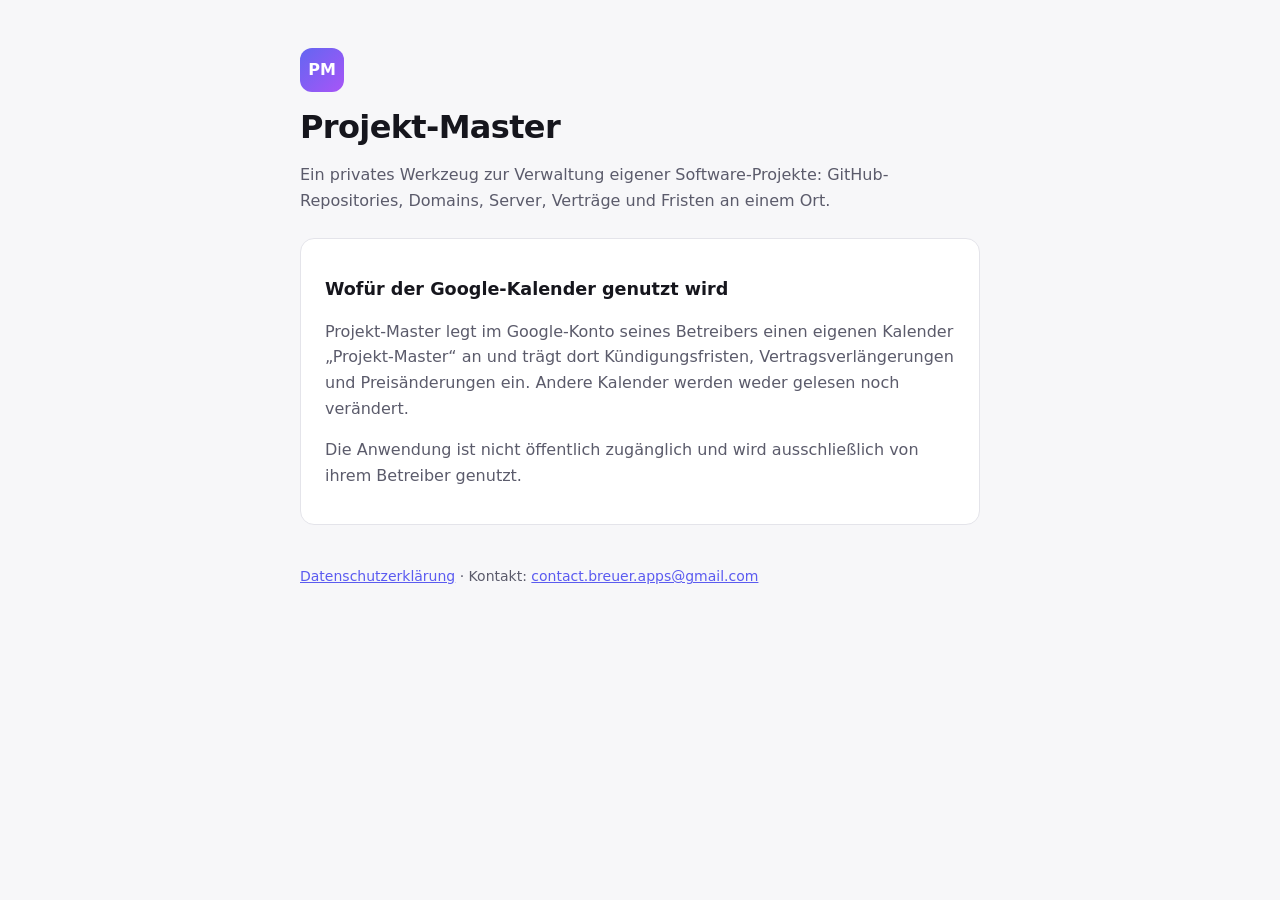
<file: index.html>
<!doctype html>
<html lang="de">
<head>
<meta charset="utf-8">
<meta name="viewport" content="width=device-width, initial-scale=1">
<title>Projekt-Master</title>
<link rel="stylesheet" href="style.css">
</head>
<body>
<main>
  <span class="mark">PM</span>
  <h1>Projekt-Master</h1>
  <p>Ein privates Werkzeug zur Verwaltung eigener Software-Projekte: GitHub-Repositories, Domains, Server, Verträge und Fristen an einem Ort.</p>
  <section>
    <h2>Wofür der Google-Kalender genutzt wird</h2>
    <p>Projekt-Master legt im Google-Konto seines Betreibers einen eigenen Kalender „Projekt-Master“ an und trägt dort Kündigungsfristen, Vertragsverlängerungen und Preisänderungen ein. Andere Kalender werden weder gelesen noch verändert.</p>
    <p>Die Anwendung ist nicht öffentlich zugänglich und wird ausschließlich von ihrem Betreiber genutzt.</p>
  </section>
  <footer><a href="datenschutz.html">Datenschutzerklärung</a> · Kontakt: <a href="mailto:contact.breuer.apps@gmail.com">contact.breuer.apps@gmail.com</a></footer>
</main>
</body>
</html>
</file>
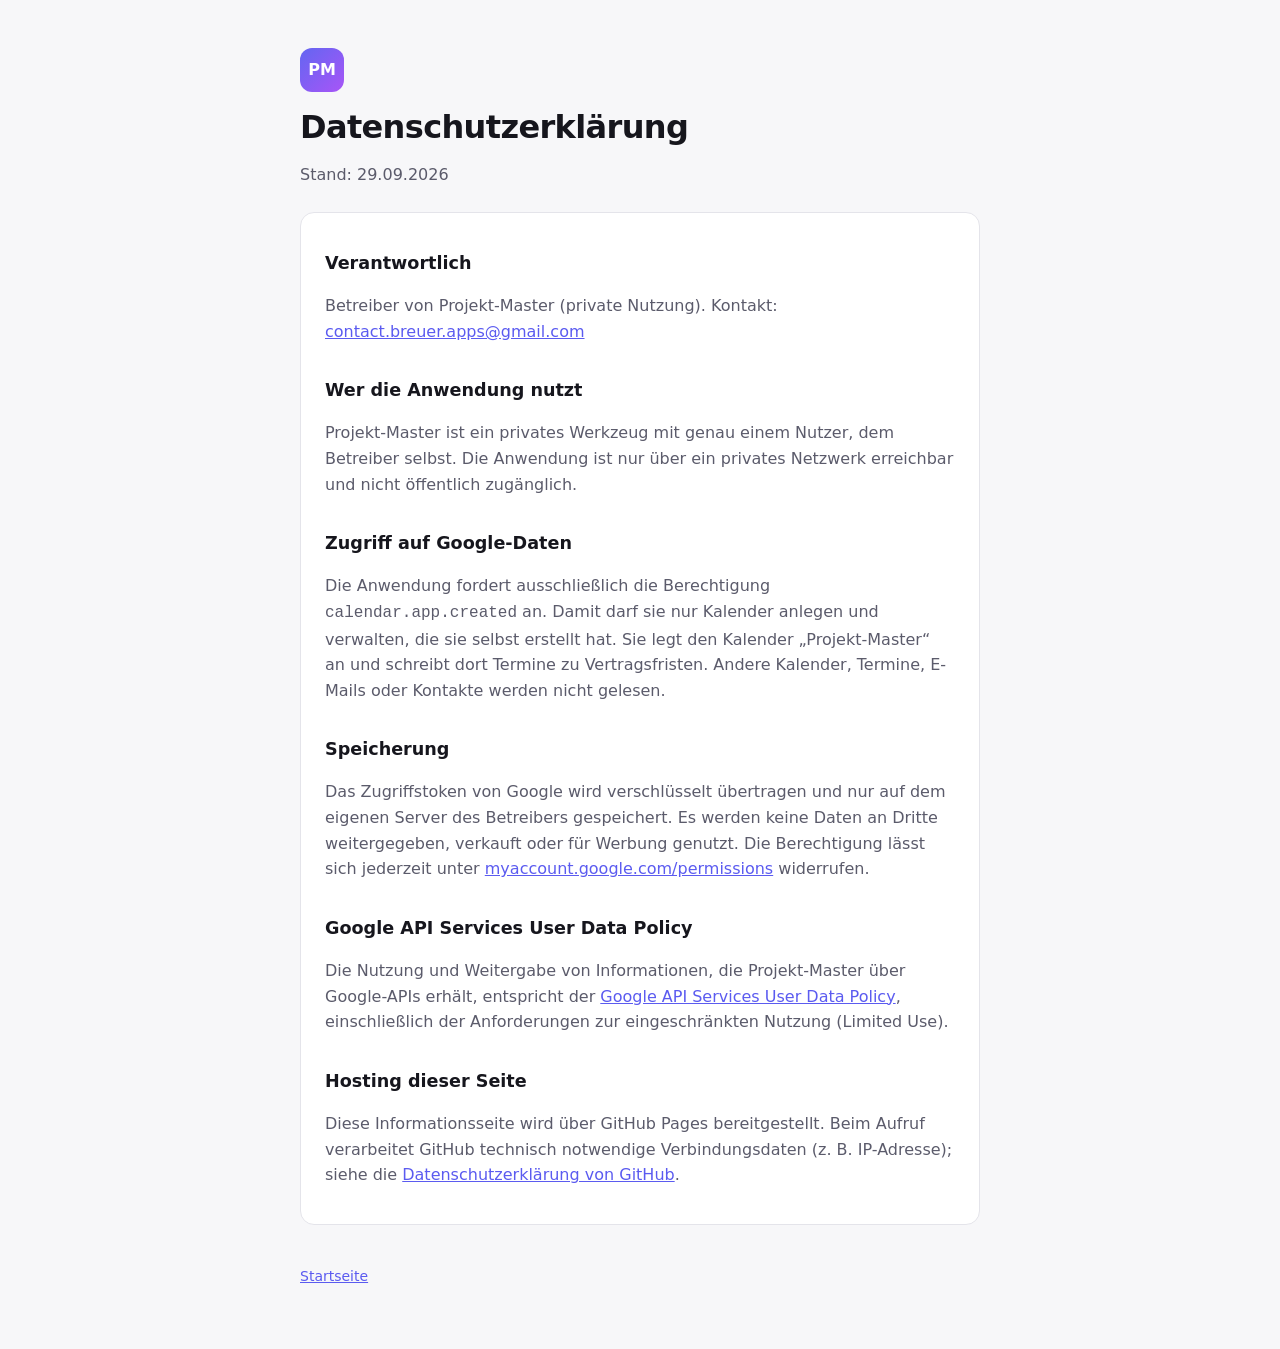
<file: datenschutz.html>
<!doctype html>
<html lang="de">
<head>
<meta charset="utf-8">
<meta name="viewport" content="width=device-width, initial-scale=1">
<title>Datenschutzerklärung · Projekt-Master</title>
<link rel="stylesheet" href="style.css">
</head>
<body>
<main>
  <a href="./"><span class="mark">PM</span></a>
  <h1>Datenschutzerklärung</h1>
  <p>Stand: 29.09.2026</p>
  <section>
    <h2>Verantwortlich</h2>
    <p>Betreiber von Projekt-Master (private Nutzung). Kontakt: <a href="mailto:contact.breuer.apps@gmail.com">contact.breuer.apps@gmail.com</a></p>
    <h2>Wer die Anwendung nutzt</h2>
    <p>Projekt-Master ist ein privates Werkzeug mit genau einem Nutzer, dem Betreiber selbst. Die Anwendung ist nur über ein privates Netzwerk erreichbar und nicht öffentlich zugänglich.</p>
    <h2>Zugriff auf Google-Daten</h2>
    <p>Die Anwendung fordert ausschließlich die Berechtigung <code>calendar.app.created</code> an. Damit darf sie nur Kalender anlegen und verwalten, die sie selbst erstellt hat. Sie legt den Kalender „Projekt-Master“ an und schreibt dort Termine zu Vertragsfristen. Andere Kalender, Termine, E-Mails oder Kontakte werden nicht gelesen.</p>
    <h2>Speicherung</h2>
    <p>Das Zugriffstoken von Google wird verschlüsselt übertragen und nur auf dem eigenen Server des Betreibers gespeichert. Es werden keine Daten an Dritte weitergegeben, verkauft oder für Werbung genutzt. Die Berechtigung lässt sich jederzeit unter <a href="https://myaccount.google.com/permissions">myaccount.google.com/permissions</a> widerrufen.</p>
    <h2>Google API Services User Data Policy</h2>
    <p>Die Nutzung und Weitergabe von Informationen, die Projekt-Master über Google-APIs erhält, entspricht der <a href="https://developers.google.com/terms/api-services-user-data-policy">Google API Services User Data Policy</a>, einschließlich der Anforderungen zur eingeschränkten Nutzung (Limited Use).</p>
    <h2>Hosting dieser Seite</h2>
    <p>Diese Informationsseite wird über GitHub Pages bereitgestellt. Beim Aufruf verarbeitet GitHub technisch notwendige Verbindungsdaten (z. B. IP-Adresse); siehe die <a href="https://docs.github.com/de/site-policy/privacy-policies/github-general-privacy-statement">Datenschutzerklärung von GitHub</a>.</p>
  </section>
  <footer><a href="./">Startseite</a></footer>
</main>
</body>
</html>
</file>
<file: style.css>
:root { color-scheme: light dark; --bg: #f7f7f9; --fg: #16161d; --muted: #5b5b6b; --card: #fff; --line: #e4e4ea; --accent: #5b5bf0; }
@media (prefers-color-scheme: dark) { :root { --bg: #0f1016; --fg: #ececf2; --muted: #9a9aad; --card: #171822; --line: #262838; --accent: #8b8bff; } }
* { box-sizing: border-box; }
body { margin: 0; font: 16px/1.6 system-ui, -apple-system, "Segoe UI", sans-serif; background: var(--bg); color: var(--fg); }
main { max-width: 720px; margin: 0 auto; padding: 48px 20px 64px; }
.mark { display: inline-grid; place-items: center; width: 44px; height: 44px; border-radius: 12px; background: linear-gradient(135deg, #6366f1, #a855f7); color: #fff; font-weight: 700; }
h1 { font-size: 2rem; line-height: 1.2; margin: 16px 0 8px; letter-spacing: -0.02em; }
h2 { font-size: 1.1rem; margin: 32px 0 8px; }
p, li { color: var(--muted); }
section { background: var(--card); border: 1px solid var(--line); border-radius: 14px; padding: 4px 24px 20px; margin-top: 24px; }
a { color: var(--accent); }
footer { margin-top: 40px; font-size: .875rem; color: var(--muted); }
</file>
